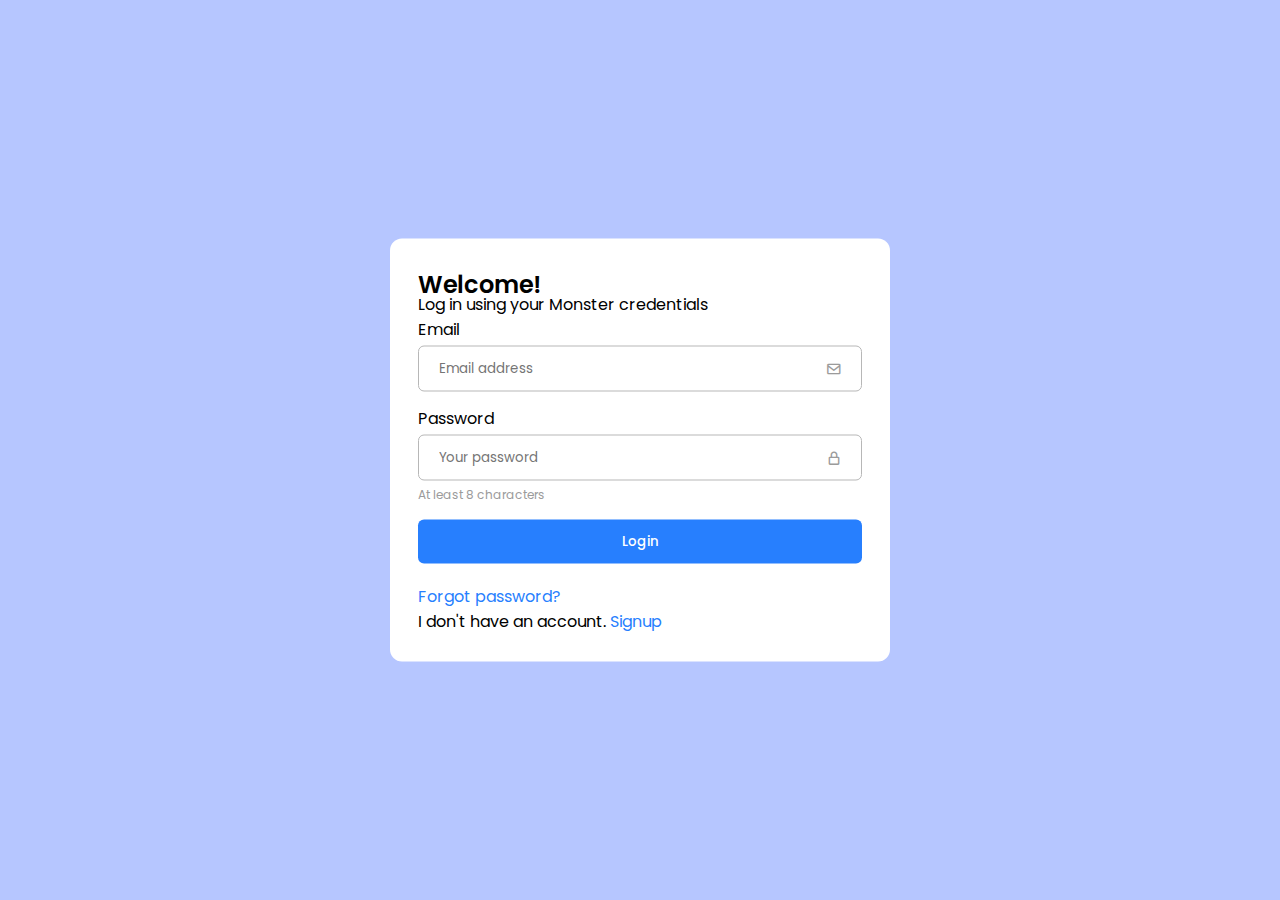
<file: index.html>
<!DOCTYPE html>
<html lang="en">

<head>
    <meta charset="UTF-8">
    <meta name="viewport" content="width=device-width, initial-scale=1.0">
    <link href='https://unpkg.com/boxicons@2.0.9/css/boxicons.min.css' rel='stylesheet'>
    <link rel="stylesheet" href="style.css">
    <title>Signin && Signup Form</title>
</head>

<body>

    <div class="container">
        <form action="#" class="login active">
            <h2 class="title">Welcome!</h2>
            <p class="para">Log in using your Monster credentials</p>
            <div class="form-group">
                <label for="email">Email</label>
                <div class="input-group">
                    <input type="email" id="email" placeholder="Email address">
                    <i class='bx bx-envelope'></i>
                </div>
            </div>
            <div class="form-group">
                <label for="password">Password</label>
                <div class="input-group">
                    <input type="password" pattern=".{8,}" id="password" placeholder="Your password">
                    <i class='bx bx-lock-alt'></i>
                </div>
                <span class="help-text">At least 8 characters</span>
            </div>
            <button type="submit" class="btn-submit">Login</button>
            <a href="#">Forgot password?</a>
            <p>I don't have an account. <a href="#" onclick="switchForm('register', event)">Signup</a></p>
        </form>

        <form action="#" class="register">
            <h2 class="title">Create your account</h2>
            <div class="form-group">
                <label for="email">Email</label>
                <div class="input-group">
                    <input type="email" id="email" placeholder="Email address">
                    <i class='bx bx-envelope'></i>
                </div>
            </div>
            <div class="form-group">
                <label for="password">Password</label>
                <div class="input-group">
                    <input type="password" pattern=".{8,}" id="password" placeholder="Your password">
                    <i class='bx bx-lock-alt'></i>
                </div>
                <span class="help-text">At least 8 characters</span>
            </div>
            <div class="form-group">
                <label for="confirm-pass">Confirm password</label>
                <div class="input-group">
                    <input type="password" id="confirm-pass" placeholder="Enter password again">
                    <i class='bx bx-lock-alt'></i>
                </div>
                <span class="help-text">Confirm password must be same with password</span>
            </div>
            <button type="submit" class="btn-submit">Register</button>
            <p>I already have an account. <a href="#" onclick="switchForm('login', event)">Signin</a></p>
        </form>
    </div>

    <script src="script.js"></script>
</body>

</html>
</file>
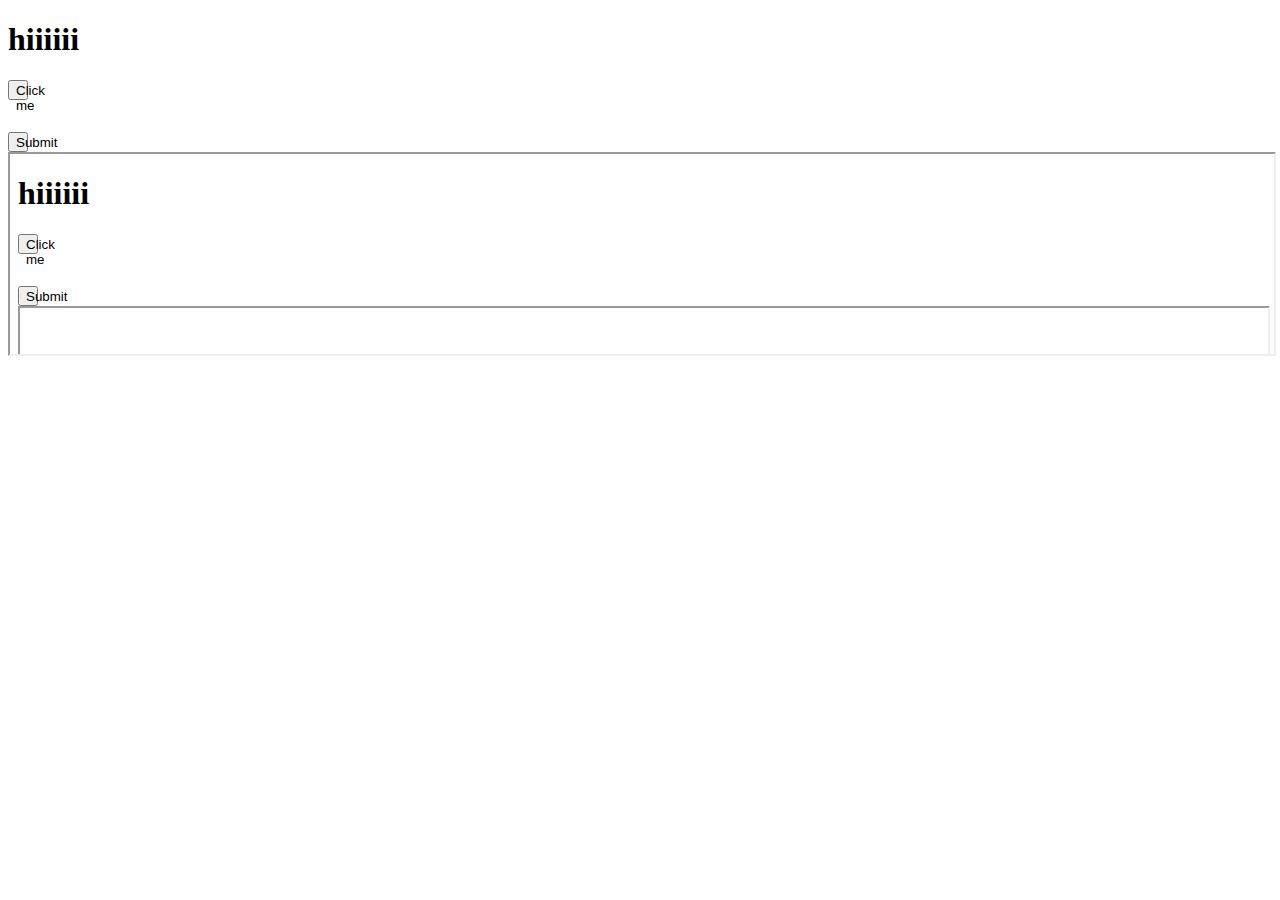
<file: intern/index.html>
<!DOCTYPE html>
<html lang="en">
<head>
    <meta charset="UTF-8">
    <meta http-equiv="X-UA-Compatible" content="IE=edge">
    <meta name="viewport" content="width=device-width, initial-scale=1.0">
    <title>Document</title>
    <style>
        #pageContent{
            height: 200px;
            width: 100%;
        }
        button{
            height: 20px;
            width: 20px;
        }
    </style>
</head>
<body>
    <h1>hiiiiii</h1>

    <button class="btn">Click me</button>
    <br>
    <br>

    <button class="btn1">Submit</button>
    <div class="container">




        <iframe id="pageContent"  src="#"></iframe>
      
       
      </div>
  
</body>
</html>
<script>
    document.querySelector(".btn").addEventListener("click", SortByNameFun);
  function SortByNameFun(){
    document.getElementById("pageContent").src="https://www.youtube.com/embed/tgbNymZ7vqY"
  }



  document.querySelector(".btn1").addEventListener("click", SortFun);
  function SortFun(){
    document.getElementById("pageContent").src="carrierAdvice.html"
  }
   
// function car()
// {

//     console.log("hiiiiii")
// //      alert(document.getElementById("pageContent"));
// // document.getElementById("pageContent").src='cars_requestMenuContent.html';
// }
</script>
</file>
<file: style.css>
@import url('https://fonts.googleapis.com/css2?family=Poppins:wght@300;400;500;600;700&display=swap');
* {
    margin: 0;
    padding: 0;
    box-sizing: border-box;
    font-family: 'Poppins', sans-serif;
}

:root {
    --grey: #F4F2FF;
    --dark-grey: #B7B7B7;
    --green: #23AE00;
    --light-green: #BDFFAC;
    --red: #FE2727;
    --light-red: #FFD2D2;
    --blue: #277FFE;
    --light-blue: #B6C6FF;
    --dark-blue: #1368E3;
    --bs: #AECFFF;
    --text: #9B9B9B;
}

a {
    color: var(--blue);
    transition: all .3s ease;
    text-decoration: none;
}

a:hover {
    color: var(--dark-blue);
}

body {
    background: var(--light-blue);
    display: flex;
    justify-content: center;
    align-items: center;
    min-height: 100vh;
    padding: 0 16px;
}

.container {
    max-width: 500px;
    width: 100%;
    position: relative;
}

.para {
    margin-top: -30px;
}

.email {
    margin-top: 80px;
}

form {
    width: 100%;
    padding: 28px;
    border-radius: 12px;
    background: #fff;
    position: absolute;
    top: 50%;
    transform: translateY(-50%) scale(.8);
    opacity: 0;
    z-index: 100;
    transition: all .3s ease;
    transition-delay: 0s;
}

form.active {
    transform: translateY(-50%);
    opacity: 1;
    z-index: 200;
    transition-delay: .3s;
}

.title {
    font-size: 24px;
    font-weight: 600;
    margin-bottom: 20px;
}

.form-group {
    margin-bottom: 14px;
}

.form-group label {
    display: inline-block;
    margin-bottom: 4px;
}

.input-group {
    width: 100%;
    position: relative;
}

.input-group input {
    padding: 12px 40px 12px 20px;
    outline: none;
    border-radius: 6px;
    border: 1px solid var(--dark-grey);
    width: 100%;
    transition: all .3s ease;
}


/* Validation */

.input-group input:focus,
.input-group input:not(:placeholder-shown) {
    border-color: var(--blue);
    background: var(--grey);
}

.input-group input:focus+i,
.input-group input:not(:placeholder-shown)+i {
    color: var(--blue);
}

.input-group input:focus:valid {
    box-shadow: 0 0 0 4px var(--light-green);
}

.input-group input:valid:not(:placeholder-shown) {
    border-color: var(--green);
}

.input-group input:valid:not(:placeholder-shown)+i {
    color: var(--green);
}

.input-group input:invalid:not(:placeholder-shown) {
    border-color: var(--red);
}

.input-group input:invalid:not(:placeholder-shown)+i {
    color: var(--red);
}

.input-group input:focus:invalid {
    box-shadow: 0 0 0 4px var(--light-red);
}

.input-group input:focus,
.input-group input:focus:placeholder-shown {
    box-shadow: 0 0 0 4px var(--bs);
}


/* Validation */

.input-group i {
    position: absolute;
    top: 50%;
    transform: translateY(-50%);
    right: 20px;
    color: var(--text);
    pointer-events: none;
    transition: all .3s ease;
}

.form-group .help-text {
    font-size: 12px;
    color: var(--text);
}

.btn-submit {
    padding: 12px 0;
    display: block;
    width: 100%;
    color: #fff;
    border-radius: 6px;
    cursor: pointer;
    transition: all .3s ease;
    border: none;
    font-weight: 500;
    background: var(--blue);
    margin-bottom: 20px;
}

.btn-submit:hover {
    background: var(--dark-blue);
}
</file>
